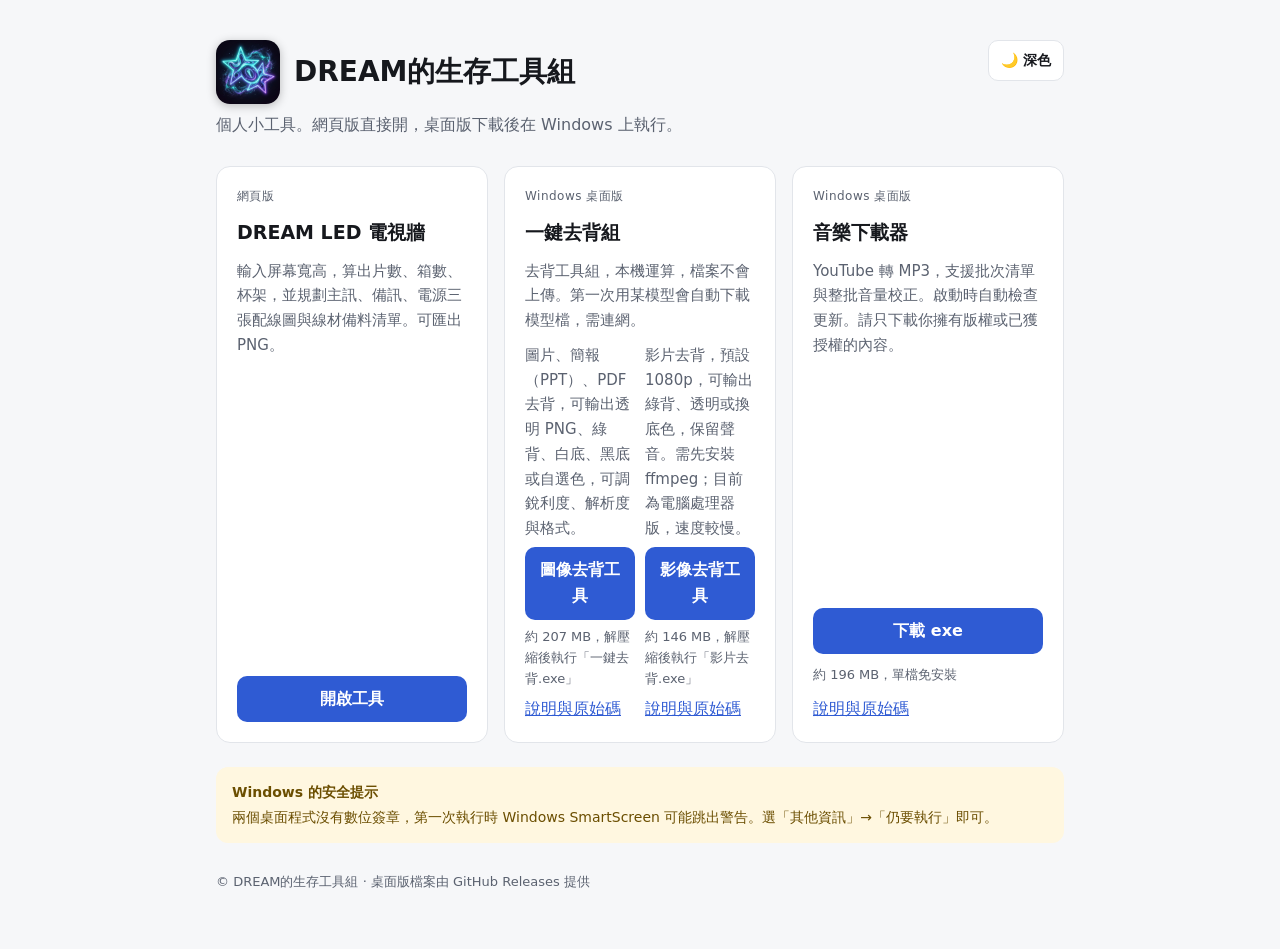
<file: index.html>
<!doctype html>
<html lang="zh-Hant">
<head>
<meta charset="utf-8">
<meta name="viewport" content="width=device-width,initial-scale=1">
<title>DREAM的生存工具組</title>
<meta name="description" content="DREAM的生存工具組：LED 電視牆配線計算、一鍵去背組、音樂下載器。">
<link rel="icon" type="image/png" href="favicon-64.png">
<link rel="apple-touch-icon" href="apple-touch-icon.png">
<script>try{var t=localStorage.getItem("dream-theme");if(t==="dark"||t==="light")document.documentElement.dataset.theme=t}catch(e){}</script>
<style>
:root{--bg:#f6f7f9;--card:#fff;--ink:#16181d;--sub:#5b6270;--line:#e2e5ea;--accent:#2f5bd3;--accent-ink:#fff;--warn-bg:#fff7e0;--warn-ink:#6b4e00}
@media (prefers-color-scheme:dark){:root:not([data-theme="light"]){--bg:#0f1115;--card:#171a21;--ink:#eceef2;--sub:#9aa3b2;--line:#272c36;--accent:#7b9cff;--accent-ink:#0f1115;--warn-bg:#2a2410;--warn-ink:#f1d98a;color-scheme:dark}}
:root[data-theme="dark"]{--bg:#0f1115;--card:#171a21;--ink:#eceef2;--sub:#9aa3b2;--line:#272c36;--accent:#7b9cff;--accent-ink:#0f1115;--warn-bg:#2a2410;--warn-ink:#f1d98a;color-scheme:dark}
:root[data-theme="light"]{color-scheme:light}
*{box-sizing:border-box}
body{margin:0;background:var(--bg);color:var(--ink);font:16px/1.65 system-ui,"Noto Sans TC","Microsoft JhengHei",sans-serif}
.wrap{max-width:880px;margin:0 auto;padding:40px 16px 56px}
h1{font-size:28px;margin:0}.top{display:flex;align-items:flex-start;justify-content:space-between;gap:12px;margin:0 0 8px}.brand{display:flex;align-items:center;gap:14px}.theme-btn{font:inherit;font-size:14px;font-weight:600;border:1px solid var(--line);background:var(--card);color:var(--ink);border-radius:10px;padding:8px 12px;cursor:pointer;white-space:nowrap}.theme-btn:focus-visible{outline:3px solid var(--accent);outline-offset:2px}.logo{width:64px;height:64px;border-radius:14px;flex:none;box-shadow:0 2px 10px rgba(0,0,0,.25)}@media (max-width:420px){.logo{width:52px;height:52px}h1{font-size:24px}}
.lead{color:var(--sub);margin:0 0 28px}
.grid{display:grid;gap:16px;grid-template-columns:1fr}
@media (min-width:720px){.grid{grid-template-columns:repeat(3,1fr)}}
.card{background:var(--card);border:1px solid var(--line);border-radius:14px;padding:20px;display:flex;flex-direction:column;gap:10px}
.tag{font-size:12px;color:var(--sub);letter-spacing:.04em}
.card h2{font-size:19px;margin:0}
.card p{margin:0;color:var(--sub);font-size:15px;flex:1}
.btn{display:inline-block;text-align:center;text-decoration:none;font-weight:600;padding:10px 14px;border-radius:10px;background:var(--accent);color:var(--accent-ink)}
.btn.ghost{background:transparent;color:var(--accent);border:1px solid var(--line)}
.btn.disabled{opacity:.55;cursor:not-allowed}
.dl-pair{display:grid;grid-template-columns:1fr 1fr;gap:10px;align-items:start}.dl-cell{display:flex;flex-direction:column;gap:6px;min-width:0}.dl-cell .btn{padding:10px 8px}.cell-desc{margin:0;color:var(--sub);font-size:14px;flex:none;min-height:3.4em}
.row{display:flex;gap:8px;flex-wrap:wrap}
.row .btn{flex:1;min-width:120px}
.size{font-size:13px;color:var(--sub)}
.note{margin-top:24px;padding:14px 16px;border-radius:12px;background:var(--warn-bg);color:var(--warn-ink);font-size:14px}
.note b{display:block;margin-bottom:2px}
footer{margin-top:28px;color:var(--sub);font-size:13px}
a{color:var(--accent)}
.btn:focus-visible,a:focus-visible{outline:3px solid var(--accent);outline-offset:2px}
</style>
</head>
<body>
<main class="wrap">
  <div class="top"><div class="brand"><img class="logo" src="logo.png" alt="" width="64" height="64"><h1>DREAM的生存工具組</h1></div><button id="themeBtn" class="theme-btn" type="button"></button></div>
  <p class="lead">個人小工具。網頁版直接開，桌面版下載後在 Windows 上執行。</p>

  <div class="grid">
    <section class="card">
      <span class="tag">網頁版</span>
      <h2>DREAM LED 電視牆</h2>
      <p>輸入屏幕寬高，算出片數、箱數、杯架，並規劃主訊、備訊、電源三張配線圖與線材備料清單。可匯出 PNG。</p>
      <div class="row">
        <a class="btn" href="led/index.html">開啟工具</a>
      </div>
    </section>

    <section class="card">
      <span class="tag">Windows 桌面版</span>
      <h2>一鍵去背組</h2>
      <p>去背工具組，本機運算，檔案不會上傳。第一次用某模型會自動下載模型檔，需連網。</p>
      <div class="dl-pair">
        <div class="dl-cell">
          <p class="cell-desc">圖片、簡報（PPT）、PDF 去背，可輸出透明 PNG、綠背、白底、黑底或自選色，可調銳利度、解析度與格式。</p>
          <a class="btn" href="https://github.com/ToDreamToDesign/one-click-bg-remover/releases/latest/download/OneClickBG-win64.zip">圖像去背工具</a>
          <span class="size">約 207 MB，解壓縮後執行「一鍵去背.exe」</span>
          <a href="https://github.com/ToDreamToDesign/one-click-bg-remover" rel="noopener">說明與原始碼</a>
        </div>
        <div class="dl-cell">
          <p class="cell-desc">影片去背，預設 1080p，可輸出綠背、透明或換底色，保留聲音。需先安裝 ffmpeg；目前為電腦處理器版，速度較慢。</p>
          <a class="btn" href="https://github.com/ToDreamToDesign/video-bg-remover/releases/latest/download/VideoBG-win64.zip">影像去背工具</a>
          <span class="size">約 146 MB，解壓縮後執行「影片去背.exe」</span>
          <a href="https://github.com/ToDreamToDesign/video-bg-remover" rel="noopener">說明與原始碼</a>
        </div>
      </div>
    </section>

    <section class="card">
      <span class="tag">Windows 桌面版</span>
      <h2>音樂下載器</h2>
      <p>YouTube 轉 MP3，支援批次清單與整批音量校正。啟動時自動檢查更新。請只下載你擁有版權或已獲授權的內容。</p>
      <a class="btn" href="https://github.com/ToDreamToDesign/yt-music-downloader/releases/latest/download/YT-Music-Downloader.exe">下載 exe</a>
      <span class="size">約 196 MB，單檔免安裝</span>
      <a href="https://github.com/ToDreamToDesign/yt-music-downloader" rel="noopener">說明與原始碼</a>
    </section>
  </div>

  <div class="note" role="note">
    <b>Windows 的安全提示</b>
    兩個桌面程式沒有數位簽章，第一次執行時 Windows SmartScreen 可能跳出警告。選「其他資訊」→「仍要執行」即可。
  </div>

  <footer>© DREAM的生存工具組 · 桌面版檔案由 GitHub Releases 提供</footer>
</main>
<script>
(function(){var r=document.documentElement,b=document.getElementById('themeBtn'),mq=matchMedia('(prefers-color-scheme: dark)');
function cur(){return r.dataset.theme||(mq.matches?'dark':'light')}
function paint(){var d=cur()==='dark';b.textContent=d?'☀ 淺色':'🌙 深色';b.setAttribute('aria-label',d?'切換為淺色模式':'切換為深色模式')}
b.addEventListener('click',function(){var n=cur()==='dark'?'light':'dark';r.dataset.theme=n;try{localStorage.setItem('dream-theme',n)}catch(e){}paint()});
mq.addEventListener('change',paint);paint()})();
</script>
</body>
</html>
</file>
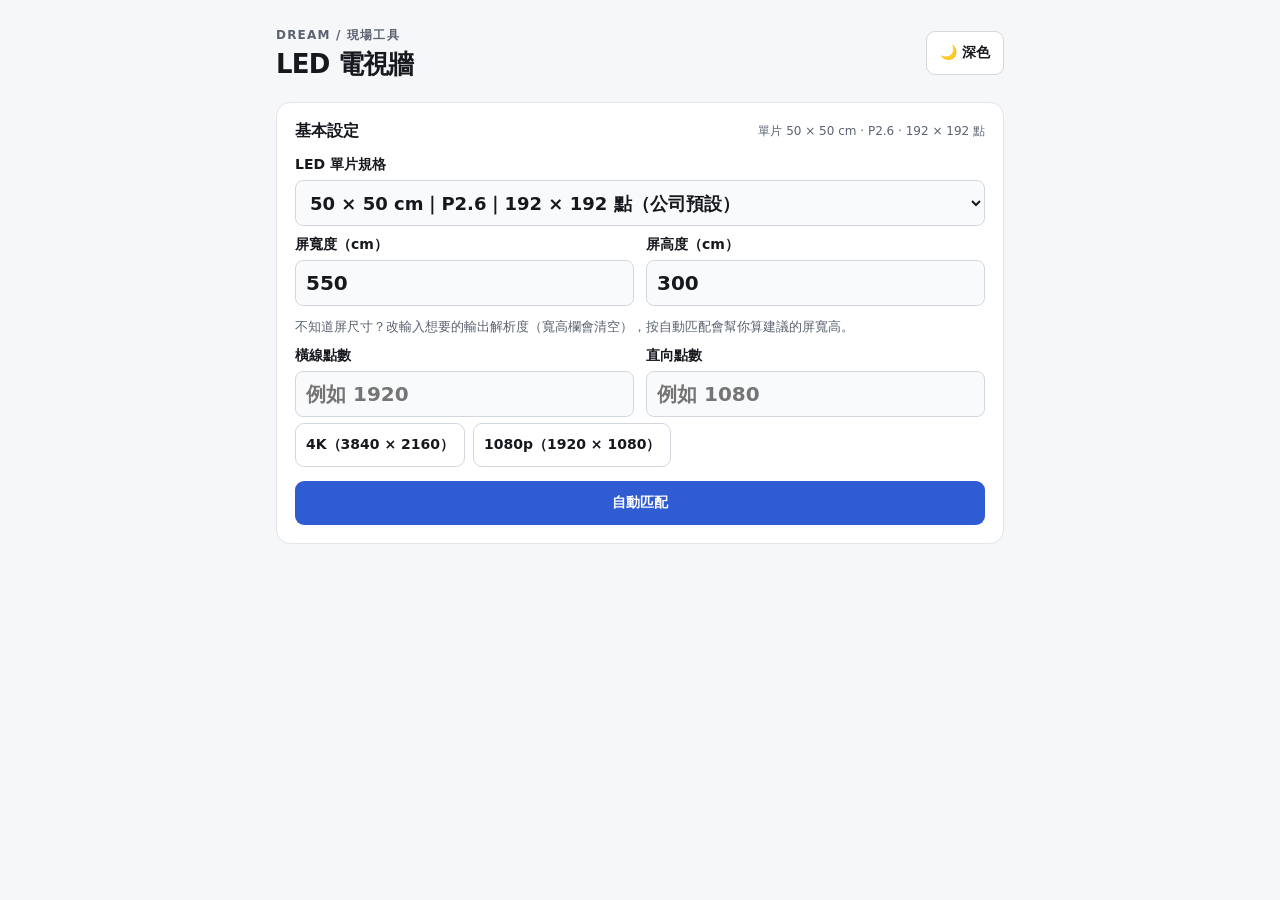
<file: led/index.html>
<!doctype html>
<html lang="zh-Hant"><head><meta charset="utf-8"><meta name="viewport" content="width=device-width,initial-scale=1,viewport-fit=cover"><meta name="theme-color" content="#0b0a17"><title>DREAM｜LED 電視牆</title><meta name="description" content="LED 電視牆片數、箱數、杯架、線材與主訊備訊電源三張配線圖，手機手畫或自動配線。"><link rel="icon" href="favicon.svg"><link rel="stylesheet" href="style.css"><script>try{var t=localStorage.getItem("dream-theme");if(t==="dark"||t==="light")document.documentElement.dataset.theme=t}catch(e){}</script></head>
<body class="unmatched"><main>
<header class="editor"><div><span class="eyebrow">DREAM / 現場工具</span><h1>LED 電視牆</h1></div><div class="head-tools"><button id="themeBtn" class="theme-btn" type="button"></button><button id="shot" class="primary after-match">截圖模式</button></div></header>
<section class="controls editor" aria-label="基本設定"><div class="section-title"><h2>基本設定</h2><span id="specText">單片 50 × 50 cm</span></div>
<label>LED 單片規格<select id="spec"></select></label>
<div id="customSpec" hidden><div class="fields"><label>點距 P（mm）<input id="pitch" type="number" min="0.5" max="50" step="0.001" value="2.6" inputmode="decimal"></label><span></span></div><div class="fields"><label>每片橫向點數<input id="pxw" type="number" min="1" max="2000" value="192" inputmode="numeric"></label><label>每片直向點數<input id="pxh" type="number" min="1" max="2000" value="192" inputmode="numeric"></label></div><div class="fields"><label>單片寬（cm）<input id="cellw" type="number" min="10" max="200" value="50" inputmode="numeric"></label><label>單片高（cm）<input id="cellh" type="number" min="10" max="200" value="50" inputmode="numeric"></label></div><p class="hint">單片尺寸依「點距 × 點數」自動帶入並四捨五入到 cm，可再修改。</p></div>
<div class="fields"><label>屏寬度（cm）<input id="width" type="number" min="50" max="10000" step="50" value="550" inputmode="numeric"></label><label>屏高度（cm）<input id="height" type="number" min="50" max="10000" step="50" value="300" inputmode="numeric"></label></div>
<p class="hint">不知道屏尺寸？改輸入想要的輸出解析度（寬高欄會清空），按自動匹配會幫你算建議的屏寬高。</p>
<div class="fields"><label>橫線點數<input id="tw" type="number" min="1" max="100000" placeholder="例如 1920" inputmode="numeric"></label><label>直向點數<input id="th" type="number" min="1" max="100000" placeholder="例如 1080" inputmode="numeric"></label></div>
<div class="chips"><button type="button" data-res="3840x2160">4K（3840 × 2160）</button><button type="button" data-res="1920x1080">1080p（1920 × 1080）</button></div>
<p id="error" class="error" role="alert" hidden></p>
<div class="actions"><button id="autoAll" class="primary">自動匹配</button></div>
<p id="matchNote" class="match-note" aria-live="polite"></p>
<div class="after-match">
<p id="rackSummary" class="rack-summary" aria-live="polite"></p><p id="powerSummary" class="rack-summary" aria-live="polite"></p>
<div class="fields three"><label>杯架組數<input id="groups" type="number" min="0" max="100" value="5" inputmode="numeric"></label><label>每組 120 cm（支）<input id="rackBig" type="number" min="0" max="50" value="1" inputmode="numeric"></label><label>每組 90 cm（支）<input id="rackSmall" type="number" min="0" max="50" value="2" inputmode="numeric"></label></div>
<input id="slack" type="hidden" value="20">
<div class="actions"><button id="autoActive">重配目前圖</button></div>
<details class="more"><summary>進階：每箱片數、每組片數、單片電壓電流、控台與處理器、分組、方向、備訊與電源匹配</summary>
<div class="fields three"><label>每箱片數<input id="box" type="number" min="1" max="100" value="8" inputmode="numeric"></label><label>訊號每組最多片數<input id="capacity" type="number" min="1" max="2000" value="12" inputmode="numeric"></label><label>電源每組最多片數<input id="powerCapacity" type="number" min="1" max="2000" value="12" inputmode="numeric"></label></div>
<div class="fields"><label>每片電壓（V）<input id="powerV" type="number" min="1" max="1000" value="220" inputmode="decimal"></label><label>每片電流（A）<input id="powerA" type="number" min="0.01" max="100" step="0.05" value="0.5" inputmode="decimal"></label></div>
<div class="fields"><label>控台<select id="consoleSel"><option value="">未指定</option><option value="MIG-EC90">MIG-EC90</option><option value="V8" selected>V8</option><option value="V1">V1</option><option value="__custom">其他（手動輸入）</option></select></label><label>處理器型號<select id="procSel"><option value="K20" selected>K20</option><option value="K40">K40</option><option value="K8">K8</option><option value="">未指定</option><option value="__custom">其他（手動輸入）</option></select></label></div>
<div class="fields"><label id="consoleCustomLabel" hidden>控台（手動輸入）<input id="consoleCustom" type="text" placeholder="例如 MIG-EC90" autocomplete="off"></label><label id="procCustomLabel" hidden>處理器型號（手動輸入）<input id="procCustom" type="text" placeholder="例如 K20" autocomplete="off"></label></div>
<div class="fields"><label>控台品牌<input id="consoleBrand" type="text" value="Roland" placeholder="輸入品牌" autocomplete="off"></label><label>處理器品牌<input id="procBrand" type="text" value="諾瓦 NovaStar" autocomplete="off"></label></div>
<div class="fields"><label>分組方式<select id="grouping"><option value="auto">自動（依寬度，建議；走向由程式決定）</option><option value="columns">整欄區塊</option><option value="rows">整排區塊</option><option value="continuous">全牆連續分組</option></select></label><label>組內蛇形<select id="axis"><option value="row">橫向逐排</option><option value="col">直向逐列</option></select></label></div>
<div class="fields"><label>各組預設方向<select id="direction"><option value="left">每組左起（左→右）</option><option value="right">每組右起（右→左）</option><option value="alternate">各組左右交替</option></select></label><label>分組順序<select id="corner"><option value="tl">從左上開始</option><option value="tr">從右上開始</option><option value="bl">從左下開始</option><option value="br">從右下開始</option></select></label></div>
<div class="fields"><label>備訊號匹配<select id="backupMode"><option value="reverse">同組反向</option><option value="same">同組同向</option><option value="independent">獨立配置</option></select></label><label>電源匹配<select id="powerMode"><option value="same">同步主訊號</option><option value="independent">獨立配置</option></select></label></div>
<p class="hint">整欄／整排會把完整區塊分成每組不超過上限，組內蛇形避免跳格；左起／右起指每組開始的方向。</p><p class="hint">備訊與電源可同步主訊；手動修改它們時會自動切到獨立配置。訊號承載與電源每組片數請依器材容量設定。</p></details>
<details class="more"><summary>杯架與線材說明</summary><p class="hint">杯架預設每滿 1 m 一組，尾端不足 1 m 不加一組；可調整。120／90 cm 組合不超過屏高。</p><p class="hint">主訊、備訊、主電進線固定各用 15 m。模組跳線依格距加預留，選 1 m 或 15 m；超過 15 m 標示另備，不自動拼接。</p><p class="hint">備訊只另備每組回系統的 15 m 線。模組間的 1 m 跳線與主訊共用，只在主訊計料；備訊走線須對應主訊已有的連接。</p></details></div></section>
<nav class="plan-tabs after-match" aria-label="配線圖選擇"><button data-plan="primary" aria-pressed="true">主訊號</button><button data-plan="backup" aria-pressed="false">備訊號</button><button data-plan="power" aria-pressed="false">電源</button></nav>
<section class="sheet after-match" id="sheet" aria-label="目前配線圖"><div class="sheet-head"><div><span class="eyebrow">DREAM / LED WALL</span><h2 id="size"></h2></div><div class="head-right"><div class="view-switch editor" role="group" aria-label="視角"><button type="button" data-view="back" aria-pressed="true">背面（施工）</button><button type="button" data-view="front" aria-pressed="false">正面</button></div><span id="viewTag" class="tag">背面視角</span></div></div>
<div class="manual editor" aria-label="手動畫線"><div class="section-title"><h2 id="editTitle">手動主訊號</h2><span id="unassigned"></span></div>
<div class="fields"><label>目前組號<input id="line" type="number" min="1" max="2000" value="1" inputmode="numeric"></label><label>操作方式<select id="editMode"><option value="tap">點選模組</option><option value="draw" selected>拖曳畫線</option><option value="keys">方向鍵畫線</option></select></label></div>
<div class="actions"><button id="nextLine">下一組</button><button id="undo">撤銷</button><button id="clear">清除目前圖</button></div>
<div class="manual-note"><details class="more"><summary>手動畫線說明</summary><p class="hint">點選：依接線順序點模組，再點同組模組可移除。畫線：按住模組一路拖過去，放開結束；快速拖曳會補齊跨過的格子。一組畫完可切下一組，先清除目前圖可重新畫。</p><p class="hint">方向鍵畫線：操作方式選「方向鍵畫線」，游標會停在圖上。方向鍵移動並把下一格接到目前組（空組會從游標所在格開始）；Backspace／Delete 退回上一格；Enter 換下一組；空白鍵加入或移除游標所在格。其他操作方式下，方向鍵只移動游標。</p></details><p id="editStatus" class="hint" role="status"></p></div></div>
<div class="diagram-heading"><b id="planTitle">主訊號配線圖</b><span id="limitText"></span></div><div id="diagram" class="diagram"></div><p id="diagramNote" class="diagram-note">M 主訊／B 備訊／P 電源，標記為組號・接線順序。● 起點接 15 m 進線；圖為背面視角（施工面），從正面看左右相反。</p><div id="legend" class="legend"></div><p id="wireWarning" class="error" role="status" hidden></p>
<details class="more group-controls editor"><summary>逐組方向（只調整目前圖）</summary><div id="groupDirections"></div></details>
<div class="cable-section"><div class="diagram-heading"><b id="cableHeading">主訊號線材</b><span id="cableTotal"></span></div><p id="cableSummary" class="hint"></p><p id="cableError" class="error" role="alert" hidden></p><p id="cableNotice" class="hint"></p><table class="cable-table"><thead><tr><th scope="col">用途</th><th scope="col">線長</th><th scope="col">條數</th></tr></thead><tbody id="cableRows"></tbody></table><p id="cableBasis" class="diagram-note"></p></div>
<div class="metrics"><div><span>LED 模組</span><strong id="panels"></strong><em id="gridSize"></em></div><div><span>出貨箱數</span><strong id="boxes"></strong><em id="spares"></em></div><div><span>杯架直立</span><strong id="racks"></strong><em id="rackTotal"></em></div></div>
<div class="rack-detail"><div><span>每組由下往上</span><b id="combo"></b><small id="rackHeight"></small></div><div class="rack-stock"><b id="big"></b><b id="small"></b></div></div>
<footer><span id="footerInfo"></span><span id="rackGap"></span></footer></section>
<section class="controls editor total-materials after-match"><div class="section-title"><h2>三張圖合計備料</h2><span id="allCableTotal"></span></div><p id="allCableNotice" class="hint"></p><table class="cable-table"><thead><tr><th scope="col">用途</th><th scope="col">線長</th><th scope="col">條數</th></tr></thead><tbody id="allCableRows"></tbody></table><p class="hint">跳線按模組中心橫直格距加預留估算；清單不含上游主電源幹線，接頭規格請分別核對。</p></section>
<div class="bottom-actions editor after-match"><button id="imageAll" class="primary">產生三張圖</button><button id="imageActive">產生目前圖</button><span id="imageStatus" role="status"></span></div>
<div class="shot-bar" hidden><button id="exit">返回編輯</button><button id="shotImage" class="primary">產生三張圖</button></div>
<dialog id="imageDialog"><div class="dialog-head"><b>長按各張圖片可儲存</b><button id="closeImage">關閉</button></div><div id="exportGallery"></div></dialog>
</main><script src="calc.js"></script><script src="export-svg.js"></script><script src="app.js"></script></body></html>
</file>
<file: led/style.css>
:root{font-family:system-ui,-apple-system,BlinkMacSystemFont,"Noto Sans TC",sans-serif;color:var(--text);font-size:16px;--bg:#f6f7f9;--bg-image:none;--surface:#fff;--surface2:#eef0f4;--line:#e2e5ea;--text:#16181d;--sub:#5b6270;--accent:#2f5bd3;--on-accent:#fff;--input-bg:#f9fafb;--input-border:#d3d8df;--btn-bg:#fff;--primary-bg:#2f5bd3;--primary-text:#fff;--ok-bg:#eef2fc;--ok-text:#1f3f9a;--warn-bg:#fff4e5;--warn-text:#8a4b00;--diagram-bg:#f3f5f8;--focus-stroke:#16181d;--glow:none}
@media (prefers-color-scheme:dark){:root:not([data-theme="light"]){--bg:#0f1115;--surface:#171a21;--surface2:#1e222b;--line:#272c36;--text:#eceef2;--sub:#9aa3b2;--accent:#7b9cff;--on-accent:#0f1115;--input-bg:#12151c;--input-border:#323846;--btn-bg:#1e222b;--primary-bg:#7b9cff;--primary-text:#0f1115;--ok-bg:#1a2238;--ok-text:#b7c8ff;--warn-bg:#35251a;--warn-text:#f0b98a;--diagram-bg:#12151c;--focus-stroke:#fff;color-scheme:dark}}
:root[data-theme="dark"]{--bg:#0f1115;--surface:#171a21;--surface2:#1e222b;--line:#272c36;--text:#eceef2;--sub:#9aa3b2;--accent:#7b9cff;--on-accent:#0f1115;--input-bg:#12151c;--input-border:#323846;--btn-bg:#1e222b;--primary-bg:#7b9cff;--primary-text:#0f1115;--ok-bg:#1a2238;--ok-text:#b7c8ff;--warn-bg:#35251a;--warn-text:#f0b98a;--diagram-bg:#12151c;--focus-stroke:#fff;color-scheme:dark}
:root[data-theme="light"]{color-scheme:light}
body.screenshot{--bg:#fff;--bg-image:none;--surface:#fff;--surface2:#eef0f4;--line:#e2e5ea;--text:#16181d;--sub:#5b6270;--accent:#2f5bd3;--on-accent:#fff;--input-bg:#f9fafb;--input-border:#d3d8df;--btn-bg:#fff;--primary-bg:#2f5bd3;--primary-text:#fff;--ok-bg:#eef2fc;--ok-text:#1f3f9a;--warn-bg:#fff4e5;--warn-text:#8a4b00;--diagram-bg:#f3f5f8;--focus-stroke:#16181d;--glow:none}*{box-sizing:border-box}body{margin:0;background:var(--bg);background-image:var(--bg-image);background-attachment:fixed;color:var(--text)}main{max-width:760px;margin:auto;padding:24px 16px 100px}header{display:flex;align-items:center;justify-content:space-between;gap:12px;margin-bottom:20px}h1{font-size:26px;margin:3px 0 0;letter-spacing:-.03em}.eyebrow{font-size:12px;letter-spacing:.1em;font-weight:750;color:var(--sub)}h2{font-size:16px;margin:0}.controls{background:var(--surface);padding:18px;border:1px solid var(--line);border-radius:14px;margin-bottom:12px}.section-title{display:flex;justify-content:space-between;align-items:center;gap:8px;margin-bottom:14px}.section-title span{font-size:12px;color:var(--sub)}.fields{display:grid;grid-template-columns:1fr 1fr;gap:12px;margin-top:10px}label{display:block;font-size:14px;font-weight:600}input,select{display:block;min-width:0;width:100%;font:inherit;font-size:18px;border:1px solid var(--input-border);border-radius:8px;padding:10px;background:var(--input-bg);color:var(--text);margin-top:6px;min-height:46px}button,a{touch-action:manipulation}button{font:inherit;font-size:14px;font-weight:650;border:1px solid var(--input-border);border-radius:9px;background:var(--btn-bg);color:var(--text);padding:11px 13px;min-height:44px;cursor:pointer}.primary{background:var(--primary-bg);color:var(--primary-text);border-color:transparent}button:focus-visible,input:focus-visible,select:focus-visible{outline:3px solid var(--accent);outline-offset:2px}.actions{display:flex;gap:8px;margin-top:14px;flex-wrap:wrap}.actions .primary{flex:1}.hint{font-size:13px;line-height:1.65;color:var(--sub);margin:10px 0 0}.error{color:var(--warn-text);background:var(--warn-bg);border-radius:7px;padding:10px;font-size:14px;line-height:1.5}.sheet{background:var(--surface);border:1px solid var(--line);border-radius:14px;padding:20px;box-shadow:var(--glow);overflow:hidden}.sheet-head{display:flex;align-items:center;justify-content:space-between;gap:10px;padding-bottom:18px}.sheet-head h2{font-size:28px;letter-spacing:-.035em;margin-top:4px}.sheet-head small{font-size:14px;font-weight:500;letter-spacing:0}.tag{font-size:12px;color:var(--sub);padding:6px 8px;background:var(--surface2);border-radius:5px;white-space:nowrap}.metrics{display:grid;grid-template-columns:repeat(3,1fr);border-top:1px solid var(--line);border-bottom:1px solid var(--line);padding:14px 0}.metrics>div{padding-left:12px;border-left:1px solid var(--line)}.metrics>div:first-child{padding-left:0;border-left:0}.metrics span{font-size:12px;color:var(--sub);display:block}.metrics strong{display:block;font-size:28px;line-height:1.45}.metrics small{font-size:13px;font-weight:500}.metrics em{font-style:normal;font-size:12px;color:var(--sub);display:block}.rack-detail{display:flex;justify-content:space-between;gap:10px;background:var(--ok-bg);margin-top:14px;padding:12px;border-left:3px solid var(--accent);border-radius:4px}.rack-detail span,.rack-detail small{display:block;font-size:12px;color:var(--sub)}.rack-detail b{display:block;font-size:15px;line-height:1.8}.rack-stock{align-self:center;white-space:nowrap}.rack-stock b{font-size:13px}.diagram-heading{display:flex;align-items:center;justify-content:space-between;gap:8px;margin:18px 0 10px;font-size:14px}.diagram-heading span{font-size:12px;color:var(--sub)}.diagram{width:100%;background:var(--diagram-bg);border-radius:8px;overflow:hidden}.diagram svg{display:block;width:100%;height:auto;user-select:none;-webkit-user-select:none}.diagram [data-index]{cursor:pointer}.diagram-note{font-size:12px;line-height:1.6;color:var(--sub);margin:8px 0 10px}.legend{display:flex;flex-wrap:wrap;gap:6px}.line-pill{font-size:12px;padding:5px 8px;border-radius:5px;border:1px solid var(--line);background:var(--surface2);display:flex;align-items:center;gap:5px}.line-pill i{display:inline-block;width:8px;height:8px;border-radius:50%}footer{display:flex;flex-wrap:wrap;justify-content:space-between;gap:6px;border-top:1px solid var(--line);margin-top:14px;padding-top:10px;color:var(--sub);font-size:12px}.bottom-actions{margin-top:16px;display:flex;align-items:center;gap:12px}.bottom-actions span{font-size:13px}.shot-bar{position:fixed;left:0;right:0;bottom:0;background:var(--bg);padding:10px 14px max(10px,env(safe-area-inset-bottom));display:flex;justify-content:center;gap:10px;backdrop-filter:blur(12px)}[hidden]{display:none!important}body.screenshot{background:var(--bg)}body.screenshot main{padding:8px 8px 90px;max-width:760px}body.screenshot .editor{display:none}body.screenshot .sheet{border:0;border-radius:0;box-shadow:none;padding:8px}dialog{border:0;border-radius:12px;padding:16px;width:min(94vw,650px);max-height:90dvh;color:var(--text);background:var(--surface)}dialog::backdrop{background:#15252db3}.dialog-head{display:flex;align-items:center;justify-content:space-between;gap:10px;font-size:14px}dialog img{width:100%;height:auto;display:block;margin:12px 0}dialog a{display:block;text-align:center;color:var(--accent);padding:10px;font-weight:650}body.invalid .sheet{opacity:.4;pointer-events:none}body.invalid #shot,body.invalid #image,body.invalid #auto{opacity:.4;pointer-events:none}@media(min-width:700px){.diagram{max-height:none}.fields input{font-size:20px}}@media(max-width:390px){main{padding-left:10px;padding-right:10px}.sheet{padding:14px}.sheet-head h2{font-size:26px}.metrics strong{font-size:26px}.rack-detail{padding:9px;gap:6px}.rack-detail b{font-size:14px}.rack-stock b{font-size:12px}}@media print{.editor,.shot-bar{display:none!important}main{padding:0}.sheet{border:0;box-shadow:none}}

body.screenshot .diagram{pointer-events:none}
.cable-section{border-top:1px solid var(--line);margin-top:18px}.cable-metrics{display:grid;grid-template-columns:1fr 1fr;gap:10px;margin-bottom:8px}.cable-metrics>div{background:var(--surface2);padding:12px;border-radius:8px}.cable-metrics span,.cable-metrics small{display:block;font-size:12px;color:var(--sub)}.cable-metrics strong{display:block;font-size:23px;margin:4px 0}.cable-table{border-collapse:collapse;width:100%;font-size:14px;margin:12px 0}.cable-table th{font-weight:600;color:var(--sub);background:var(--surface2);text-align:left}.cable-table th,.cable-table td{padding:9px 8px;border-bottom:1px solid var(--line)}.cable-table th:last-child,.cable-table td:last-child{text-align:right}.cable-table .missing{background:var(--warn-bg);color:var(--warn-text)}.power-legend{margin-top:10px}.power-diagram [data-index]{cursor:default}
.plan-tabs{display:grid;grid-template-columns:repeat(3,1fr);gap:7px;margin:18px 0 12px}.plan-tabs button{background:var(--surface2);color:var(--sub)}.plan-tabs button[aria-pressed="true"]{background:var(--accent);color:var(--on-accent);border-color:var(--accent)}.diagram.drawing{touch-action:none}.group-controls{border-top:1px solid var(--line);margin-top:16px;padding-top:16px}.group-row{display:grid;grid-template-columns:90px minmax(0,1fr) auto;gap:8px;align-items:center;margin-bottom:7px}.group-row b{font-size:13px}.group-row select{font-size:14px;margin:0;min-height:44px}.group-row button{font-size:12px;padding:9px}.total-materials{margin-top:14px}.export-card{margin-top:16px;border-top:1px solid var(--line);padding-top:16px}.export-card h2{font-size:18px}.bottom-actions{flex-wrap:wrap}body.screenshot .plan-tabs{margin:0 0 8px;position:sticky;top:0;background:var(--bg);z-index:1;padding:6px 0}body.invalid .plan-tabs,body.invalid #autoAll,body.invalid #autoActive{pointer-events:none;opacity:.4}@media(max-width:390px){.group-row{grid-template-columns:74px minmax(0,1fr) auto;gap:5px}.group-row select{font-size:13px}}
details.more{margin-top:10px;border-top:1px solid var(--line);padding-top:8px}details.more>summary{cursor:pointer;color:var(--sub);font-size:14px;padding:4px 0}details.more[open]>summary{margin-bottom:6px}
.rack-summary{margin:6px 0 0;padding:10px 12px;border-radius:10px;background:var(--ok-bg);color:var(--ok-text);font-size:15px;line-height:1.5}.rack-summary b{font-weight:700}.rack-summary small{display:block;color:var(--sub);font-size:13px}
body.unmatched .after-match{display:none}
.chips{display:flex;flex-wrap:wrap;gap:8px;margin:6px 0}.chips button{font-size:14px;padding:6px 10px}.match-note{margin:8px 0 0;padding:10px 12px;border-radius:10px;background:var(--ok-bg);color:var(--ok-text);font-size:14px;line-height:1.55}.match-note:empty{display:none}
.fields.three{grid-template-columns:repeat(3,1fr)}@media (max-width:420px){.fields.three{grid-template-columns:1fr 1fr}}
.manual{margin:12px 0;padding:12px 0;border-top:1px solid var(--line);border-bottom:1px solid var(--line)}
.diagram g[data-index]:focus{outline:none}.diagram g[data-index]:focus>rect:first-of-type{stroke:var(--focus-stroke);stroke-width:5}
.view-switch{display:inline-flex;gap:6px;margin:4px 0 8px}.view-switch button{padding:6px 12px;font-size:14px;background:var(--surface2);color:var(--sub)}.view-switch button[aria-pressed="true"]{background:var(--accent);color:var(--on-accent);border-color:var(--accent)}
.head-right{display:flex;flex-direction:column;align-items:flex-end;gap:6px}.head-right .view-switch{margin:0}body:not(.screenshot) #viewTag{display:none}
.manual-note{display:flex;align-items:flex-start;justify-content:space-between;gap:12px;flex-wrap:wrap}.manual-note details.more{flex:1 1 auto;margin-top:0;border-top:0;padding-top:0}.manual-note #editStatus{flex:0 0 auto;margin:4px 0 0;text-align:right}
.head-tools{display:flex;gap:8px;align-items:center}.theme-btn{white-space:nowrap}
</file>
